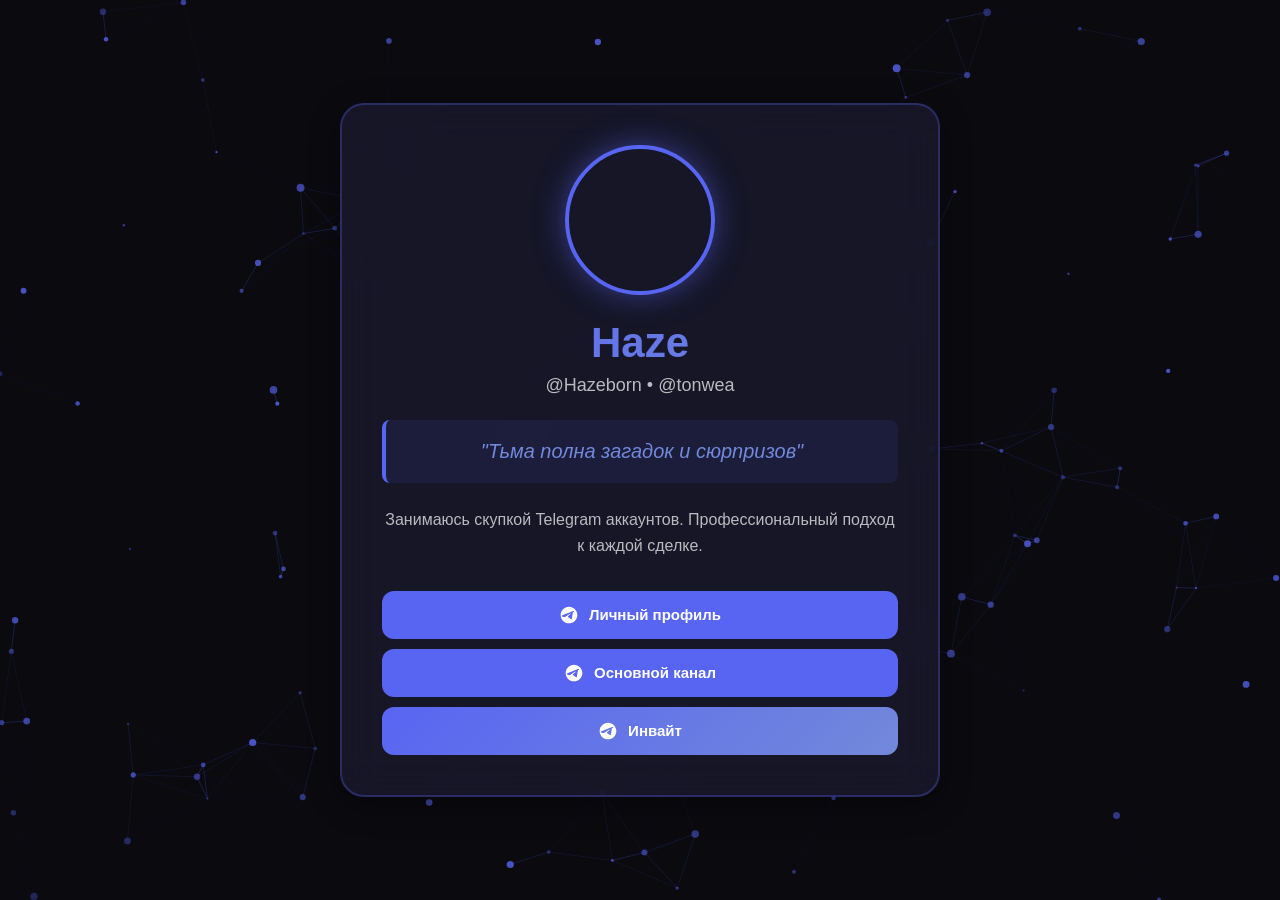
<file: index.html>
<!DOCTYPE html>
<html lang="ru">
<head>
    <meta charset="UTF-8">
    <meta name="viewport" content="width=device-width, initial-scale=1.0, maximum-scale=1.0, user-scalable=no">
    <meta name="description" content="Haze - Профессиональная скупка Telegram аккаунтов">
    <title>Haze - Portfolio</title>
    
    <!-- Favicon -->
    <link rel="icon" type="image/svg+xml" href="favicon.svg">
    
    <!-- Open Graph / Social Media Preview -->
    <meta property="og:type" content="website">
    <meta property="og:url" content="https://haze.pages.dev/">
    <meta property="og:title" content="Haze - Portfolio">
    <meta property="og:description" content="Тьма полна загадок и сюрпризов. Профессиональная скупка Telegram аккаунтов.">
    <meta property="og:image" content="https://haze.pages.dev/og-image.png">
    <meta property="og:image:width" content="1200">
    <meta property="og:image:height" content="630">
    
    <!-- Twitter Card -->
    <meta name="twitter:card" content="summary_large_image">
    <meta name="twitter:title" content="Haze - Portfolio">
    <meta name="twitter:description" content="Тьма полна загадок и сюрпризов. Профессиональная скупка Telegram аккаунтов.">
    <meta name="twitter:image" content="https://haze.pages.dev/og-image.png">
    
    <link rel="stylesheet" href="style.css">
</head>
<body>
    <canvas id="particles"></canvas>

    <div class="container">
        <div class="profile-card">
            <div class="avatar-wrapper">
                <video class="avatar-video" autoplay loop muted playsinline loading="lazy" preload="none">
                    <source src="photo_2026-01-22_23-53-01.mp4" type="video/mp4">
                </video>
            </div>
            
            <h1 class="name">Haze</h1>
            <p class="username">@Hazeborn • @tonwea</p>
            
            <div class="quote">
                <p>"Тьма полна загадок и сюрпризов"</p>
            </div>
            
            <div class="bio">
                <p>Занимаюсь скупкой Telegram аккаунтов. Профессиональный подход к каждой сделке.</p>
            </div>
            
            <div class="social-links">
                <a href="https://t.me/Hazeborn" target="_blank" class="social-btn telegram">
                    <svg viewBox="0 0 24 24" width="20" height="20">
                        <path fill="currentColor" d="M12 2C6.48 2 2 6.48 2 12s4.48 10 10 10 10-4.48 10-10S17.52 2 12 2zm4.64 6.8c-.15 1.58-.8 5.42-1.13 7.19-.14.75-.42 1-.68 1.03-.58.05-1.02-.38-1.58-.75-.88-.58-1.38-.94-2.23-1.5-.99-.65-.35-1.01.22-1.59.15-.15 2.71-2.48 2.76-2.69.01-.03.01-.14-.07-.2-.08-.06-.19-.04-.27-.02-.12.02-1.96 1.25-5.54 3.67-.52.36-.99.53-1.42.52-.47-.01-1.37-.26-2.03-.48-.82-.27-1.47-.42-1.42-.88.03-.24.37-.48 1.02-.73 3.99-1.73 6.66-2.87 8-3.43 3.81-1.59 4.6-1.87 5.12-1.88.11 0 .37.03.54.17.14.11.18.26.2.37.01.08.03.29.01.45z"/>
                    </svg>
                    <span>Личный профиль</span>
                </a>
                
                <a href="https://t.me/+zjlujz_GhvgyODVi" target="_blank" class="social-btn telegram">
                    <svg viewBox="0 0 24 24" width="20" height="20">
                        <path fill="currentColor" d="M12 2C6.48 2 2 6.48 2 12s4.48 10 10 10 10-4.48 10-10S17.52 2 12 2zm4.64 6.8c-.15 1.58-.8 5.42-1.13 7.19-.14.75-.42 1-.68 1.03-.58.05-1.02-.38-1.58-.75-.88-.58-1.38-.94-2.23-1.5-.99-.65-.35-1.01.22-1.59.15-.15 2.71-2.48 2.76-2.69.01-.03.01-.14-.07-.2-.08-.06-.19-.04-.27-.02-.12.02-1.96 1.25-5.54 3.67-.52.36-.99.53-1.42.52-.47-.01-1.37-.26-2.03-.48-.82-.27-1.47-.42-1.42-.88.03-.24.37-.48 1.02-.73 3.99-1.73 6.66-2.87 8-3.43 3.81-1.59 4.6-1.87 5.12-1.88.11 0 .37.03.54.17.14.11.18.26.2.37.01.08.03.29.01.45z"/>
                    </svg>
                    <span>Основной канал</span>
                </a>
                
                <a href="https://t.me/+kSrznJkY7ShiNzFi" target="_blank" class="social-btn telegram invite">
                    <svg viewBox="0 0 24 24" width="20" height="20">
                        <path fill="currentColor" d="M12 2C6.48 2 2 6.48 2 12s4.48 10 10 10 10-4.48 10-10S17.52 2 12 2zm4.64 6.8c-.15 1.58-.8 5.42-1.13 7.19-.14.75-.42 1-.68 1.03-.58.05-1.02-.38-1.58-.75-.88-.58-1.38-.94-2.23-1.5-.99-.65-.35-1.01.22-1.59.15-.15 2.71-2.48 2.76-2.69.01-.03.01-.14-.07-.2-.08-.06-.19-.04-.27-.02-.12.02-1.96 1.25-5.54 3.67-.52.36-.99.53-1.42.52-.47-.01-1.37-.26-2.03-.48-.82-.27-1.47-.42-1.42-.88.03-.24.37-.48 1.02-.73 3.99-1.73 6.66-2.87 8-3.43 3.81-1.59 4.6-1.87 5.12-1.88.11 0 .37.03.54.17.14.11.18.26.2.37.01.08.03.29.01.45z"/>
                    </svg>
                    <span>Инвайт</span>
                </a>
            </div>
        </div>
    </div>

    <script src="script.js"></script>
</body>
</html>
</file>
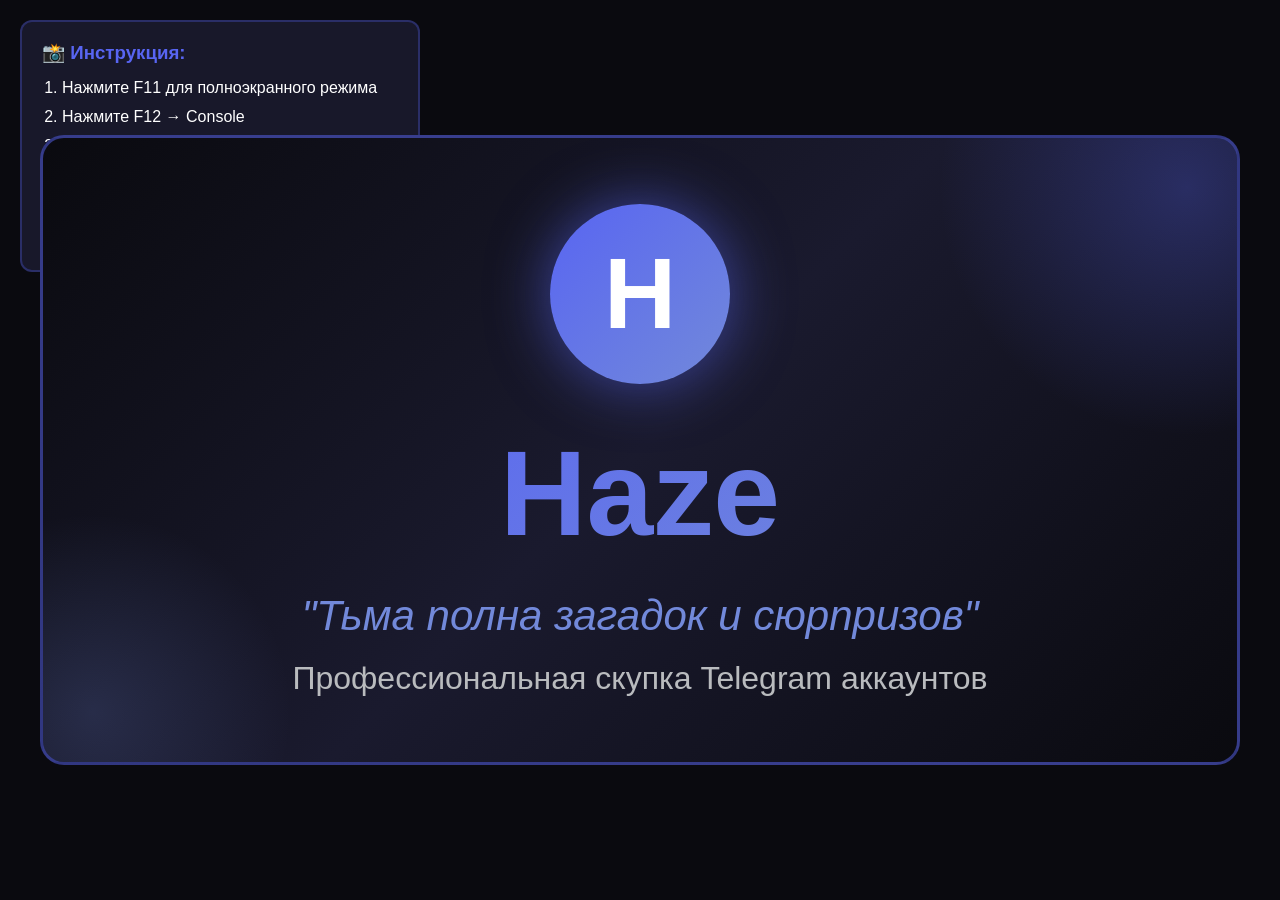
<file: og-image-generator.html>
<!DOCTYPE html>
<html lang="ru">
<head>
    <meta charset="UTF-8">
    <meta name="viewport" content="width=device-width, initial-scale=1.0">
    <title>Haze - OG Image Generator</title>
    <style>
        * {
            margin: 0;
            padding: 0;
            box-sizing: border-box;
        }
        
        body {
            font-family: 'Segoe UI', Tahoma, Geneva, Verdana, sans-serif;
            background: #0a0a0f;
            display: flex;
            justify-content: center;
            align-items: center;
            min-height: 100vh;
            padding: 20px;
        }
        
        .og-card {
            width: 1200px;
            height: 630px;
            background: linear-gradient(135deg, #0a0a0f 0%, #1a1a2e 50%, #0a0a0f 100%);
            border: 3px solid rgba(88, 101, 242, 0.5);
            border-radius: 24px;
            display: flex;
            flex-direction: column;
            justify-content: center;
            align-items: center;
            position: relative;
            overflow: hidden;
        }
        
        .og-card::before {
            content: '';
            position: absolute;
            width: 500px;
            height: 500px;
            background: radial-gradient(circle, rgba(88, 101, 242, 0.3) 0%, transparent 70%);
            top: -200px;
            right: -200px;
            border-radius: 50%;
        }
        
        .og-card::after {
            content: '';
            position: absolute;
            width: 400px;
            height: 400px;
            background: radial-gradient(circle, rgba(114, 137, 218, 0.2) 0%, transparent 70%);
            bottom: -150px;
            left: -150px;
            border-radius: 50%;
        }
        
        .content {
            position: relative;
            z-index: 1;
            text-align: center;
        }
        
        .logo {
            width: 180px;
            height: 180px;
            background: linear-gradient(135deg, #5865F2, #7289DA);
            border-radius: 50%;
            display: flex;
            align-items: center;
            justify-content: center;
            font-size: 100px;
            font-weight: bold;
            color: white;
            margin: 0 auto 40px;
            box-shadow: 0 0 60px rgba(88, 101, 242, 0.6);
        }
        
        h1 {
            font-size: 120px;
            font-weight: 700;
            background: linear-gradient(135deg, #5865F2, #7289DA);
            -webkit-background-clip: text;
            -webkit-text-fill-color: transparent;
            background-clip: text;
            margin-bottom: 30px;
        }
        
        .tagline {
            font-size: 42px;
            color: #7289DA;
            font-style: italic;
            margin-bottom: 20px;
        }
        
        .description {
            font-size: 32px;
            color: #b9bbbe;
        }
        
        .instructions {
            position: fixed;
            top: 20px;
            left: 20px;
            background: rgba(26, 26, 46, 0.9);
            padding: 20px;
            border-radius: 12px;
            color: white;
            max-width: 400px;
            border: 2px solid rgba(88, 101, 242, 0.3);
        }
        
        .instructions h3 {
            color: #5865F2;
            margin-bottom: 10px;
        }
        
        .instructions ol {
            margin-left: 20px;
            line-height: 1.8;
        }
    </style>
</head>
<body>
    <div class="instructions">
        <h3>📸 Инструкция:</h3>
        <ol>
            <li>Нажмите F11 для полноэкранного режима</li>
            <li>Нажмите F12 → Console</li>
            <li>Вставьте и выполните команду ниже</li>
        </ol>
        <p style="margin-top: 10px; font-family: monospace; background: #0a0a0f; padding: 10px; border-radius: 6px; font-size: 12px;">
            document.querySelector('.instructions').style.display='none'
        </p>
        <p style="margin-top: 10px;">4. Сделайте скриншот (Win+Shift+S)</p>
        <p>5. Сохраните как og-image.png</p>
    </div>
    
    <div class="og-card">
        <div class="content">
            <div class="logo">H</div>
            <h1>Haze</h1>
            <div class="tagline">"Тьма полна загадок и сюрпризов"</div>
            <div class="description">Профессиональная скупка Telegram аккаунтов</div>
        </div>
    </div>
</body>
</html>
</file>
<file: style.css>
* {
    margin: 0;
    padding: 0;
    box-sizing: border-box;
}

:root {
    --bg-primary: #0a0a0f;
    --bg-secondary: #1a1a2e;
    --accent-primary: #5865F2;
    --accent-secondary: #7289DA;
    --accent-glow: rgba(88, 101, 242, 0.5);
    --text-primary: #ffffff;
    --text-secondary: #b9bbbe;
    --card-bg: rgba(26, 26, 46, 0.8);
    --card-border: rgba(88, 101, 242, 0.3);
}

body {
    font-family: 'Segoe UI', Tahoma, Geneva, Verdana, sans-serif;
    background: var(--bg-primary);
    color: var(--text-primary);
    overflow-x: hidden;
    min-height: 100vh;
    position: relative;
}

#particles {
    position: fixed;
    top: 0;
    left: 0;
    width: 100%;
    height: 100%;
    z-index: 0;
    pointer-events: none;
}

.container {
    position: relative;
    z-index: 1;
    min-height: 100vh;
    display: flex;
    justify-content: center;
    align-items: center;
    padding: 40px 20px;
}

.profile-card {
    background: var(--card-bg);
    border: 2px solid var(--card-border);
    border-radius: 24px;
    padding: 40px;
    max-width: 600px;
    width: 100%;
    backdrop-filter: blur(20px);
    box-shadow: 0 8px 32px rgba(0, 0, 0, 0.3);
    animation: fadeInUp 0.8s ease;
}

@keyframes fadeInUp {
    from {
        opacity: 0;
        transform: translateY(30px);
    }
    to {
        opacity: 1;
        transform: translateY(0);
    }
}

.avatar-wrapper {
    display: flex;
    justify-content: center;
    margin-bottom: 24px;
}

.avatar-video {
    width: 150px;
    height: 150px;
    border-radius: 50%;
    object-fit: cover;
    border: 4px solid var(--accent-primary);
    box-shadow: 0 0 30px var(--accent-glow);
    animation: avatarEntrance 1s ease-out, pulse 2s ease-in-out 1s infinite;
}

@keyframes avatarEntrance {
    0% {
        opacity: 0;
        transform: scale(0.5) rotate(-180deg);
    }
    60% {
        transform: scale(1.1) rotate(10deg);
    }
    100% {
        opacity: 1;
        transform: scale(1) rotate(0deg);
    }
}

@keyframes pulse {
    0%, 100% {
        box-shadow: 0 0 30px var(--accent-glow);
    }
    50% {
        box-shadow: 0 0 50px var(--accent-glow);
    }
}

.name {
    text-align: center;
    font-size: 42px;
    font-weight: 700;
    margin-bottom: 8px;
    background: linear-gradient(135deg, var(--accent-primary), var(--accent-secondary));
    -webkit-background-clip: text;
    -webkit-text-fill-color: transparent;
    background-clip: text;
    animation: slideInLeft 0.8s ease-out 0.3s both;
}

@keyframes slideInLeft {
    0% {
        opacity: 0;
        transform: translateX(-100px);
    }
    60% {
        transform: translateX(10px);
    }
    100% {
        opacity: 1;
        transform: translateX(0);
    }
}

.username {
    text-align: center;
    color: var(--text-secondary);
    font-size: 18px;
    margin-bottom: 24px;
    animation: fadeIn 0.6s ease-out 0.5s both;
}

@keyframes fadeIn {
    0% {
        opacity: 0;
    }
    100% {
        opacity: 1;
    }
}

.quote {
    text-align: center;
    font-style: italic;
    font-size: 20px;
    color: var(--accent-secondary);
    margin-bottom: 24px;
    padding: 20px;
    border-left: 4px solid var(--accent-primary);
    background: rgba(88, 101, 242, 0.1);
    border-radius: 8px;
    animation: slideInRight 0.8s ease-out 0.7s both;
}

@keyframes slideInRight {
    0% {
        opacity: 0;
        transform: translateX(100px) rotate(5deg);
    }
    60% {
        transform: translateX(-10px) rotate(-2deg);
    }
    100% {
        opacity: 1;
        transform: translateX(0) rotate(0);
    }
}

.bio {
    text-align: center;
    color: var(--text-secondary);
    font-size: 16px;
    line-height: 1.6;
    margin-bottom: 32px;
    animation: fadeInUp 0.6s ease-out 0.9s both;
}

@keyframes fadeInUp {
    0% {
        opacity: 0;
        transform: translateY(30px);
    }
    100% {
        opacity: 1;
        transform: translateY(0);
    }
}

.social-links {
    display: flex;
    flex-direction: column;
    gap: 10px;
}

.social-btn {
    display: flex;
    align-items: center;
    justify-content: center;
    gap: 10px;
    padding: 12px 20px;
    min-height: 48px;
    background: var(--accent-primary);
    color: white;
    text-decoration: none;
    border-radius: 12px;
    font-weight: 600;
    font-size: 15px;
    transition: all 0.3s ease;
    position: relative;
    overflow: hidden;
    opacity: 0;
    transform: translateY(30px);
}

.social-btn:nth-child(1) {
    animation: bounceIn 0.6s ease-out 1.1s both;
}

.social-btn:nth-child(2) {
    animation: bounceIn 0.6s ease-out 1.25s both;
}

.social-btn:nth-child(3) {
    animation: bounceIn 0.6s ease-out 1.4s both;
}

.social-btn.invite {
    background: linear-gradient(135deg, var(--accent-primary), var(--accent-secondary));
}

@keyframes bounceIn {
    0% {
        opacity: 0;
        transform: translateY(50px) scale(0.8);
    }
    50% {
        transform: translateY(-10px) scale(1.05);
    }
    70% {
        transform: translateY(5px) scale(0.95);
    }
    100% {
        opacity: 1;
        transform: translateY(0) scale(1);
    }
}

.social-btn::before {
    content: '';
    position: absolute;
    top: 50%;
    left: 50%;
    width: 0;
    height: 0;
    border-radius: 50%;
    background: rgba(255, 255, 255, 0.2);
    transform: translate(-50%, -50%);
    transition: width 0.6s, height 0.6s;
}

.social-btn:hover::before {
    width: 300px;
    height: 300px;
}

.social-btn:hover {
    transform: translateY(-4px);
    box-shadow: 0 8px 24px var(--accent-glow);
}

.social-btn svg {
    position: relative;
    z-index: 1;
    flex-shrink: 0;
}

.social-btn span {
    position: relative;
    z-index: 1;
}

/* Mobile optimization */
@media (max-width: 480px) {
    .container {
        padding: 20px 16px;
    }
    
    .profile-card {
        padding: 24px 20px;
        border-radius: 20px;
    }
    
    .avatar-video {
        width: 100px;
        height: 100px;
        border-width: 3px;
    }
    
    .name {
        font-size: 28px;
    }
    
    .username {
        font-size: 14px;
        margin-bottom: 20px;
    }
    
    .quote {
        font-size: 15px;
        padding: 16px;
        margin-bottom: 20px;
    }
    
    .bio {
        font-size: 14px;
        margin-bottom: 24px;
    }
    
    .social-links {
        gap: 8px;
    }
    
    .social-btn {
        padding: 12px 18px;
        min-height: 46px;
        font-size: 14px;
        gap: 8px;
    }
    
    .social-btn svg {
        width: 18px;
        height: 18px;
    }
}

@media (min-width: 481px) and (max-width: 768px) {
    .container {
        padding: 30px 20px;
    }
    
    .profile-card {
        padding: 32px 24px;
    }
    
    .avatar-video {
        width: 120px;
        height: 120px;
    }
    
    .name {
        font-size: 36px;
    }
    
    .username {
        font-size: 16px;
    }
    
    .quote {
        font-size: 18px;
        padding: 18px;
    }
    
    .bio {
        font-size: 15px;
    }
    
    .social-btn {
        min-height: 48px;
        font-size: 15px;
    }
}
</file>
